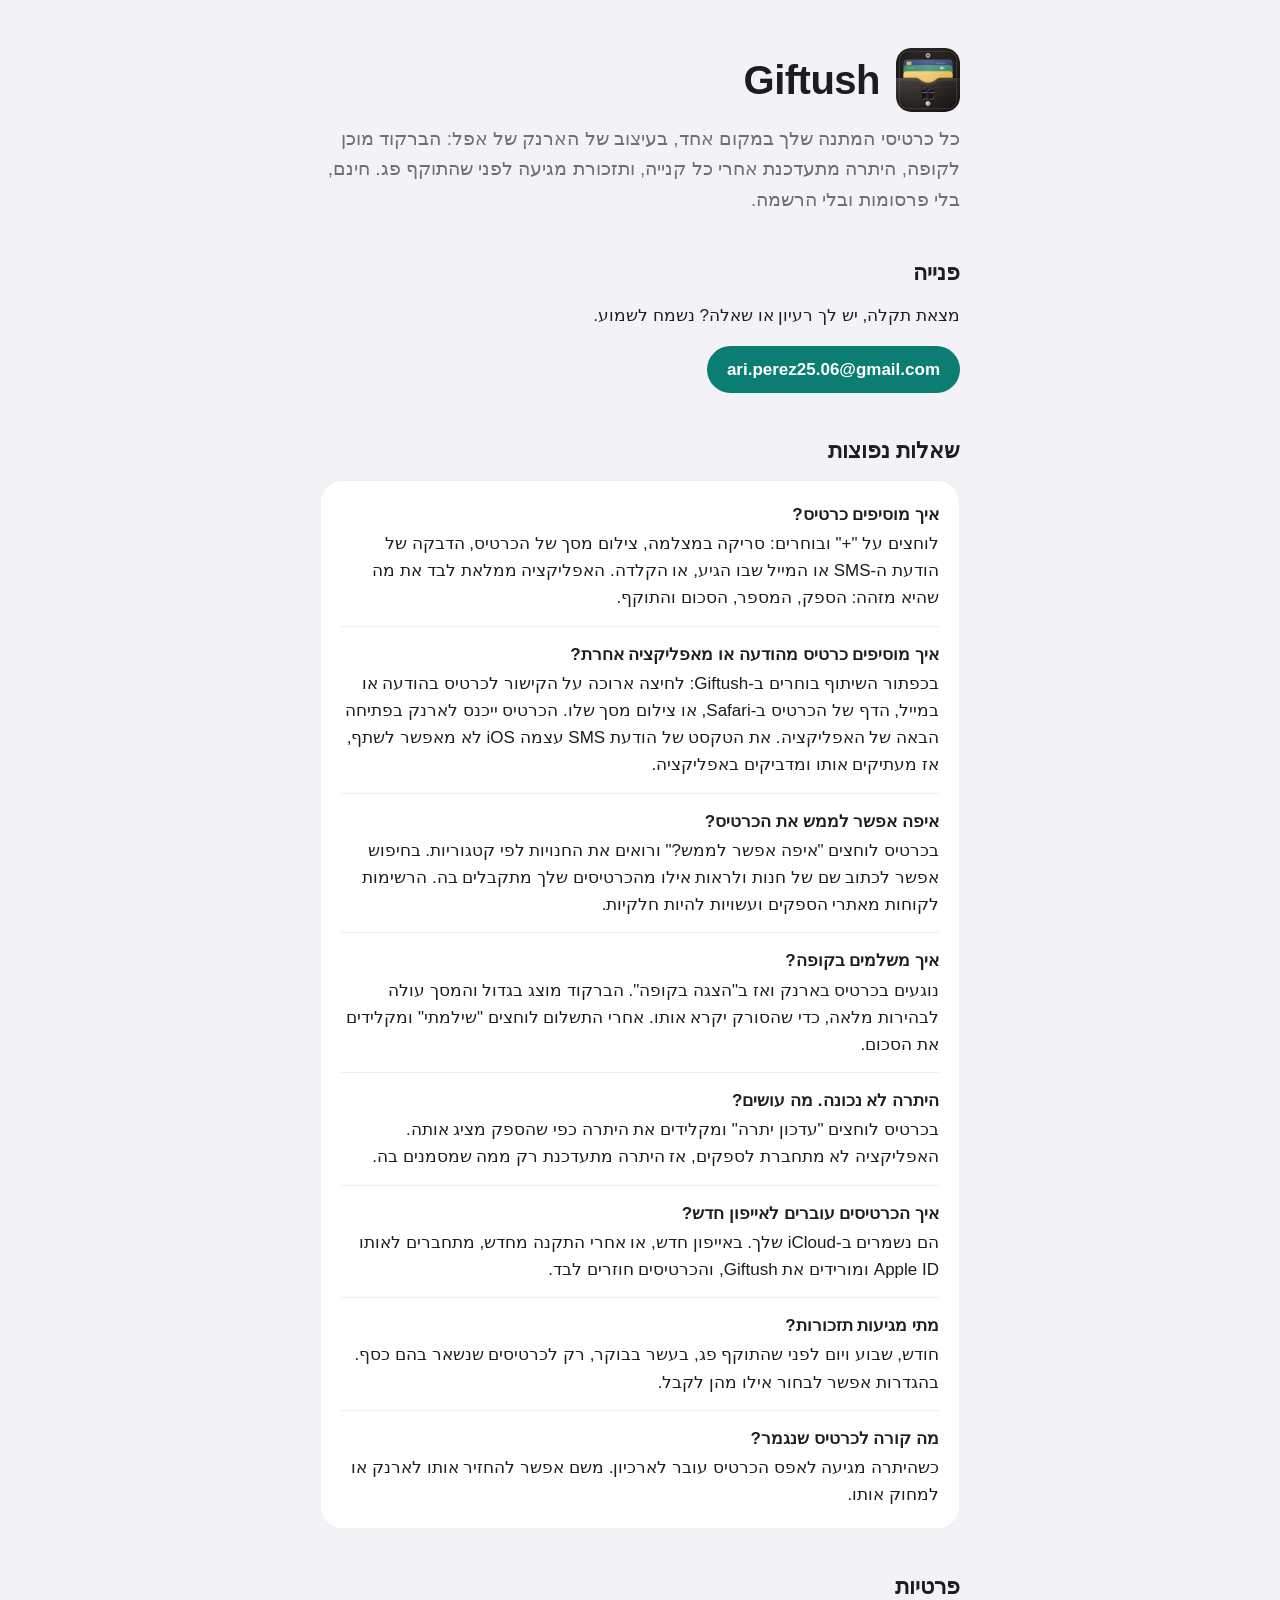
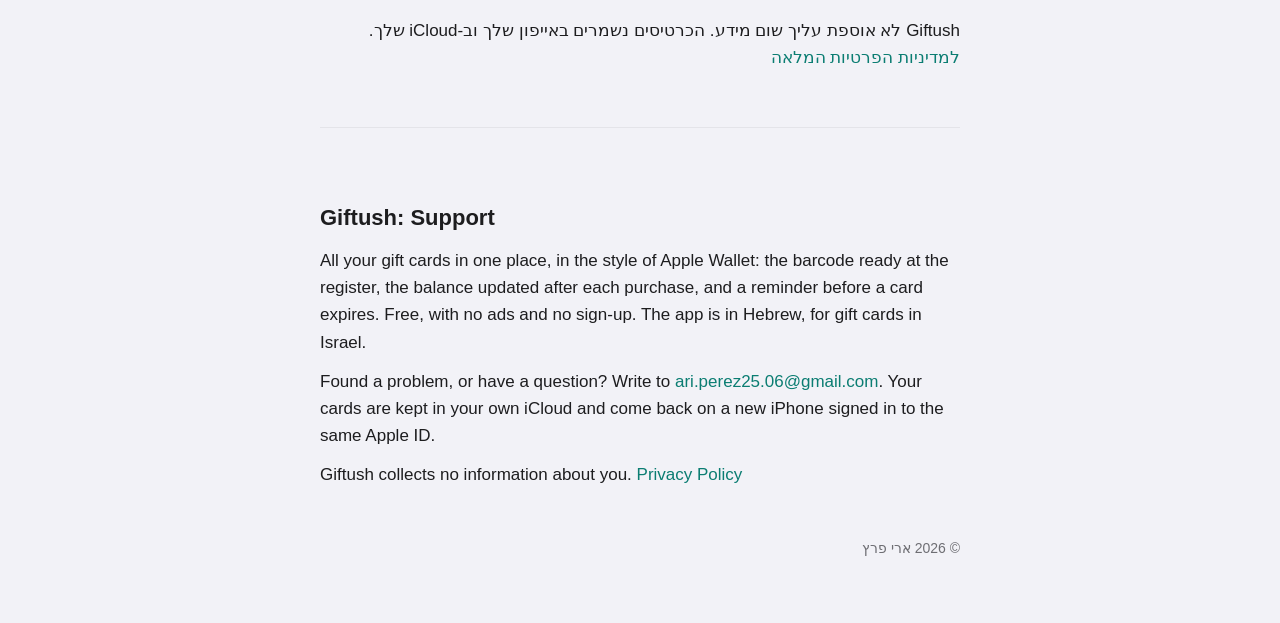
<file: index.html>
<!doctype html>
<html lang="he" dir="rtl">
<head>
  <meta charset="utf-8">
  <meta name="viewport" content="width=device-width, initial-scale=1">
  <title>Giftush · תמיכה</title>
  <meta name="description" content="Giftush: כל כרטיסי המתנה במקום אחד, באייפון. תמיכה ושאלות נפוצות.">
  <link rel="icon" href="icon.png">
  <link rel="stylesheet" href="style.css">
</head>
<body>
<main>
  <div class="brand"><img src="icon.png" alt=""><h1>Giftush</h1></div>
  <p class="lead">כל כרטיסי המתנה שלך במקום אחד, בעיצוב של הארנק של אפל: הברקוד מוכן לקופה, היתרה מתעדכנת אחרי כל קנייה, ותזכורת מגיעה לפני שהתוקף פג. חינם, בלי פרסומות ובלי הרשמה.</p>

  <h2>פנייה</h2>
  <p>מצאת תקלה, יש לך רעיון או שאלה? נשמח לשמוע.</p>
  <p><a class="mail" href="mailto:ari.perez25.06@gmail.com">ari.perez25.06@gmail.com</a></p>

  <h2>שאלות נפוצות</h2>
  <div class="card">
    <div><strong>איך מוסיפים כרטיס?</strong>לוחצים על "+" ובוחרים: סריקה במצלמה, צילום מסך של הכרטיס, הדבקה של הודעת ה-SMS או המייל שבו הגיע, או הקלדה. האפליקציה ממלאת לבד את מה שהיא מזהה: הספק, המספר, הסכום והתוקף.</div>
    <div><strong>איך מוסיפים כרטיס מהודעה או מאפליקציה אחרת?</strong>בכפתור השיתוף בוחרים ב-Giftush: לחיצה ארוכה על הקישור לכרטיס בהודעה או במייל, הדף של הכרטיס ב-Safari, או צילום מסך שלו. הכרטיס ייכנס לארנק בפתיחה הבאה של האפליקציה. את הטקסט של הודעת SMS עצמה iOS לא מאפשר לשתף, אז מעתיקים אותו ומדביקים באפליקציה.</div>
    <div><strong>איפה אפשר לממש את הכרטיס?</strong>בכרטיס לוחצים "איפה אפשר לממש?" ורואים את החנויות לפי קטגוריות. בחיפוש אפשר לכתוב שם של חנות ולראות אילו מהכרטיסים שלך מתקבלים בה. הרשימות לקוחות מאתרי הספקים ועשויות להיות חלקיות.</div>
    <div><strong>איך משלמים בקופה?</strong>נוגעים בכרטיס בארנק ואז ב"הצגה בקופה". הברקוד מוצג בגדול והמסך עולה לבהירות מלאה, כדי שהסורק יקרא אותו. אחרי התשלום לוחצים "שילמתי" ומקלידים את הסכום.</div>
    <div><strong>היתרה לא נכונה. מה עושים?</strong>בכרטיס לוחצים "עדכון יתרה" ומקלידים את היתרה כפי שהספק מציג אותה. האפליקציה לא מתחברת לספקים, אז היתרה מתעדכנת רק ממה שמסמנים בה.</div>
    <div><strong>איך הכרטיסים עוברים לאייפון חדש?</strong>הם נשמרים ב-iCloud שלך. באייפון חדש, או אחרי התקנה מחדש, מתחברים לאותו Apple ID ומורידים את Giftush, והכרטיסים חוזרים לבד.</div>
    <div><strong>מתי מגיעות תזכורות?</strong>חודש, שבוע ויום לפני שהתוקף פג, בעשר בבוקר, רק לכרטיסים שנשאר בהם כסף. בהגדרות אפשר לבחור אילו מהן לקבל.</div>
    <div><strong>מה קורה לכרטיס שנגמר?</strong>כשהיתרה מגיעה לאפס הכרטיס עובר לארכיון. משם אפשר להחזיר אותו לארנק או למחוק אותו.</div>
  </div>

  <h2>פרטיות</h2>
  <p>Giftush לא אוספת עליך שום מידע. הכרטיסים נשמרים באייפון שלך וב-iCloud שלך. <a href="privacy.html">למדיניות הפרטיות המלאה</a></p>

  <section class="english" dir="ltr" lang="en">
    <h2>Giftush: Support</h2>
    <p>All your gift cards in one place, in the style of Apple Wallet: the barcode ready at the register, the balance updated after each purchase, and a reminder before a card expires. Free, with no ads and no sign-up. The app is in Hebrew, for gift cards in Israel.</p>
    <p>Found a problem, or have a question? Write to <a href="mailto:ari.perez25.06@gmail.com">ari.perez25.06@gmail.com</a>. Your cards are kept in your own iCloud and come back on a new iPhone signed in to the same Apple ID.</p>
    <p>Giftush collects no information about you. <a href="privacy.html">Privacy Policy</a></p>
  </section>

  <footer>© 2026 ארי פרץ</footer>
</main>
</body>
</html>
</file>
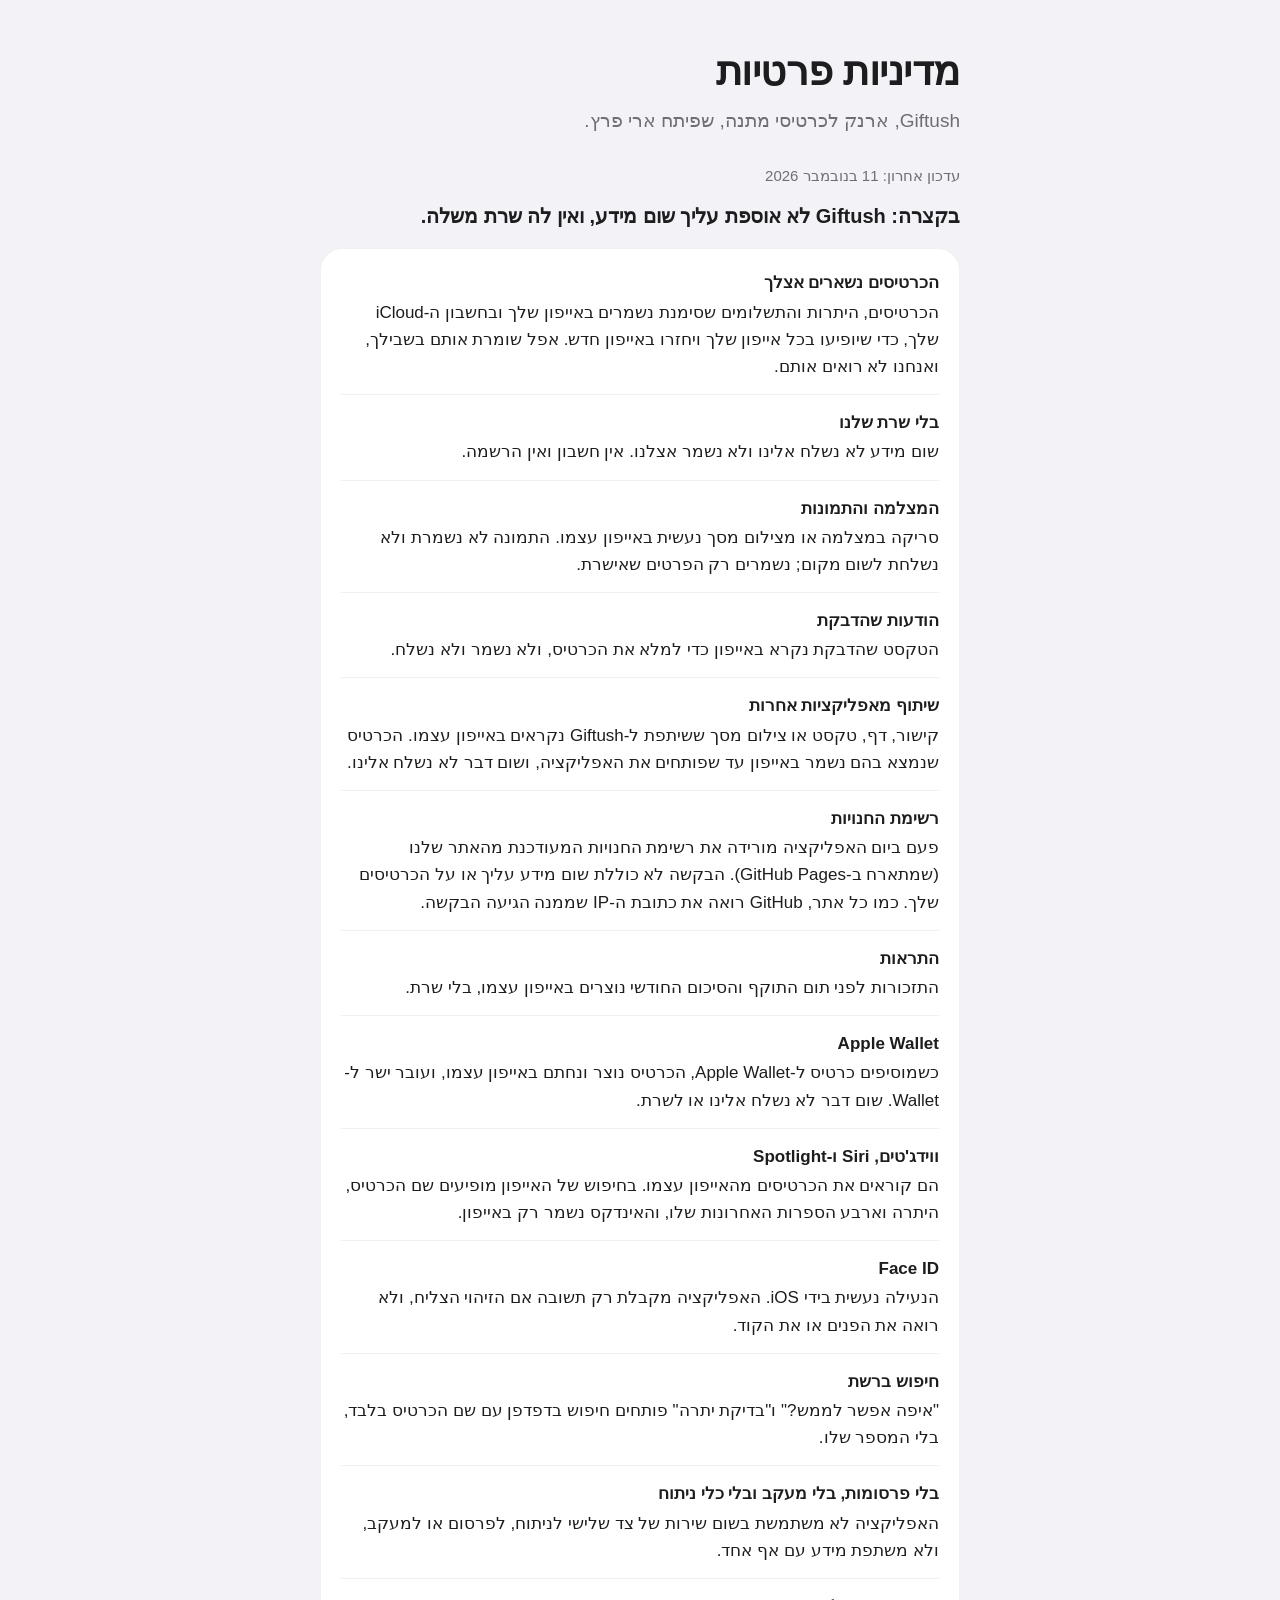
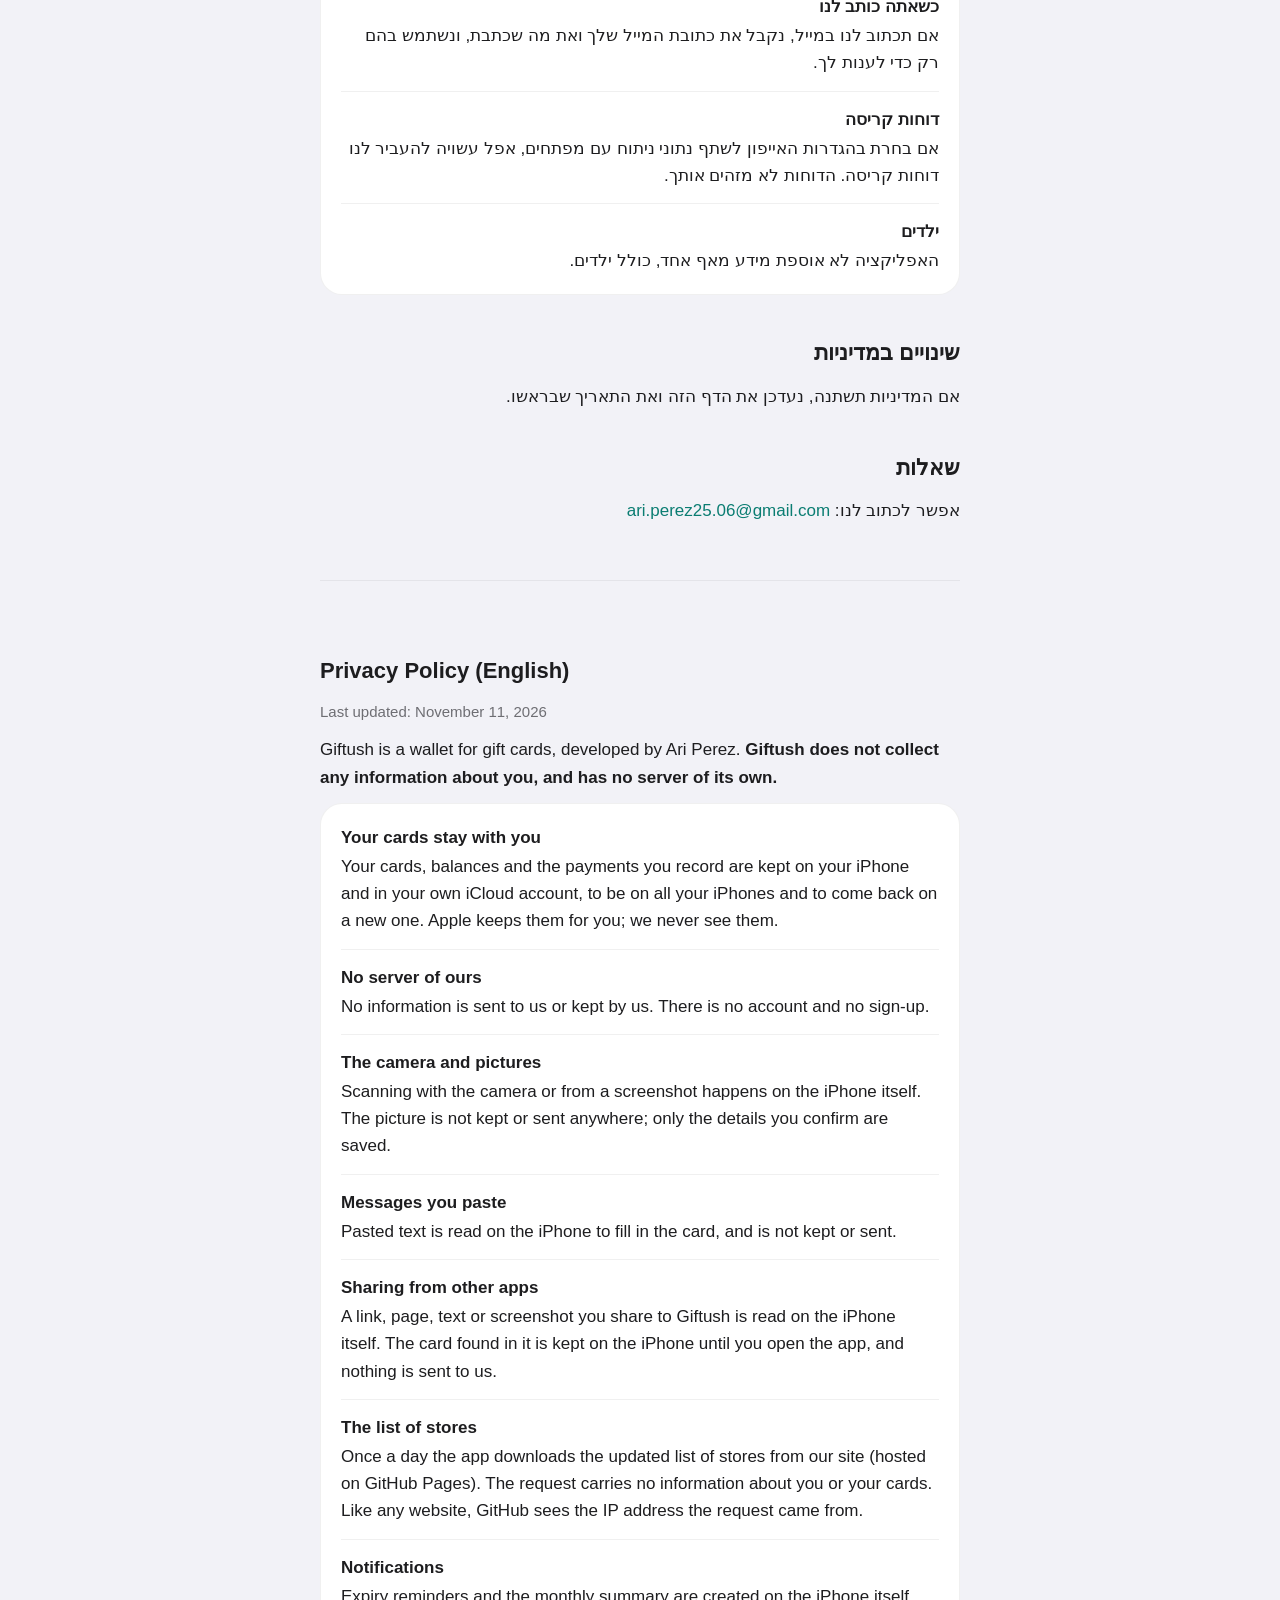
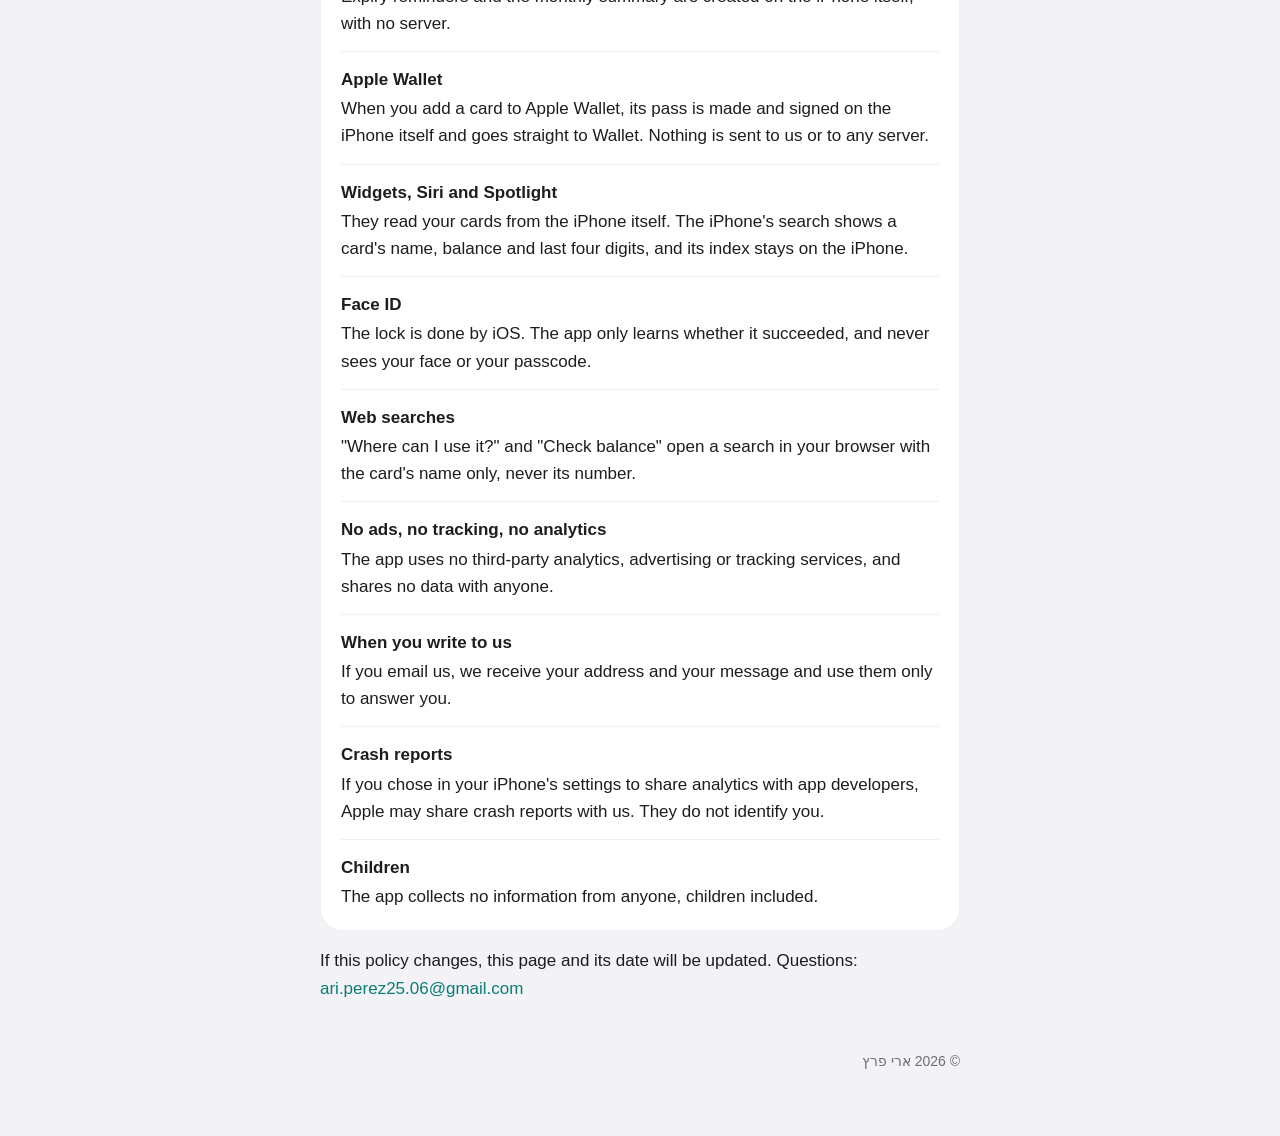
<file: privacy.html>
<!doctype html>
<html lang="he" dir="rtl">
<head>
  <meta charset="utf-8">
  <meta name="viewport" content="width=device-width, initial-scale=1">
  <title>Giftush · מדיניות פרטיות</title>
  <meta name="description" content="מדיניות הפרטיות של Giftush: האפליקציה לא אוספת שום מידע אישי.">
  <link rel="icon" href="icon.png">
  <link rel="stylesheet" href="style.css">
</head>
<body>
<main>
  <h1>מדיניות פרטיות</h1>
  <p class="lead">Giftush, ארנק לכרטיסי מתנה, שפיתח ארי פרץ.</p>
  <p class="updated">עדכון אחרון: 11 בנובמבר 2026</p>

  <p class="short">בקצרה: Giftush לא אוספת עליך שום מידע, ואין לה שרת משלה.</p>

  <div class="card">
    <div><strong>הכרטיסים נשארים אצלך</strong>הכרטיסים, היתרות והתשלומים שסימנת נשמרים באייפון שלך ובחשבון ה-iCloud שלך, כדי שיופיעו בכל אייפון שלך ויחזרו באייפון חדש. אפל שומרת אותם בשבילך, ואנחנו לא רואים אותם.</div>
    <div><strong>בלי שרת שלנו</strong>שום מידע לא נשלח אלינו ולא נשמר אצלנו. אין חשבון ואין הרשמה.</div>
    <div><strong>המצלמה והתמונות</strong>סריקה במצלמה או מצילום מסך נעשית באייפון עצמו. התמונה לא נשמרת ולא נשלחת לשום מקום; נשמרים רק הפרטים שאישרת.</div>
    <div><strong>הודעות שהדבקת</strong>הטקסט שהדבקת נקרא באייפון כדי למלא את הכרטיס, ולא נשמר ולא נשלח.</div>
    <div><strong>שיתוף מאפליקציות אחרות</strong>קישור, דף, טקסט או צילום מסך ששיתפת ל-Giftush נקראים באייפון עצמו. הכרטיס שנמצא בהם נשמר באייפון עד שפותחים את האפליקציה, ושום דבר לא נשלח אלינו.</div>
    <div><strong>רשימת החנויות</strong>פעם ביום האפליקציה מורידה את רשימת החנויות המעודכנת מהאתר שלנו (שמתארח ב-GitHub Pages). הבקשה לא כוללת שום מידע עליך או על הכרטיסים שלך. כמו כל אתר, GitHub רואה את כתובת ה-IP שממנה הגיעה הבקשה.</div>
    <div><strong>התראות</strong>התזכורות לפני תום התוקף והסיכום החודשי נוצרים באייפון עצמו, בלי שרת.</div>
    <div><strong>Apple Wallet</strong>כשמוסיפים כרטיס ל-Apple Wallet, הכרטיס נוצר ונחתם באייפון עצמו, ועובר ישר ל-Wallet. שום דבר לא נשלח אלינו או לשרת.</div>
    <div><strong>ווידג'טים, Siri ו-Spotlight</strong>הם קוראים את הכרטיסים מהאייפון עצמו. בחיפוש של האייפון מופיעים שם הכרטיס, היתרה וארבע הספרות האחרונות שלו, והאינדקס נשמר רק באייפון.</div>
    <div><strong>Face ID</strong>הנעילה נעשית בידי iOS. האפליקציה מקבלת רק תשובה אם הזיהוי הצליח, ולא רואה את הפנים או את הקוד.</div>
    <div><strong>חיפוש ברשת</strong>"איפה אפשר לממש?" ו"בדיקת יתרה" פותחים חיפוש בדפדפן עם שם הכרטיס בלבד, בלי המספר שלו.</div>
    <div><strong>בלי פרסומות, בלי מעקב ובלי כלי ניתוח</strong>האפליקציה לא משתמשת בשום שירות של צד שלישי לניתוח, לפרסום או למעקב, ולא משתפת מידע עם אף אחד.</div>
    <div><strong>כשאתה כותב לנו</strong>אם תכתוב לנו במייל, נקבל את כתובת המייל שלך ואת מה שכתבת, ונשתמש בהם רק כדי לענות לך.</div>
    <div><strong>דוחות קריסה</strong>אם בחרת בהגדרות האייפון לשתף נתוני ניתוח עם מפתחים, אפל עשויה להעביר לנו דוחות קריסה. הדוחות לא מזהים אותך.</div>
    <div><strong>ילדים</strong>האפליקציה לא אוספת מידע מאף אחד, כולל ילדים.</div>
  </div>

  <h2>שינויים במדיניות</h2>
  <p>אם המדיניות תשתנה, נעדכן את הדף הזה ואת התאריך שבראשו.</p>

  <h2>שאלות</h2>
  <p>אפשר לכתוב לנו: <a href="mailto:ari.perez25.06@gmail.com">ari.perez25.06@gmail.com</a></p>

  <section class="english" dir="ltr" lang="en">
    <h2>Privacy Policy (English)</h2>
    <p class="updated">Last updated: November 11, 2026</p>
    <p>Giftush is a wallet for gift cards, developed by Ari Perez. <strong>Giftush does not collect any information about you, and has no server of its own.</strong></p>
    <div class="card">
      <div><strong>Your cards stay with you</strong>Your cards, balances and the payments you record are kept on your iPhone and in your own iCloud account, to be on all your iPhones and to come back on a new one. Apple keeps them for you; we never see them.</div>
      <div><strong>No server of ours</strong>No information is sent to us or kept by us. There is no account and no sign-up.</div>
      <div><strong>The camera and pictures</strong>Scanning with the camera or from a screenshot happens on the iPhone itself. The picture is not kept or sent anywhere; only the details you confirm are saved.</div>
      <div><strong>Messages you paste</strong>Pasted text is read on the iPhone to fill in the card, and is not kept or sent.</div>
      <div><strong>Sharing from other apps</strong>A link, page, text or screenshot you share to Giftush is read on the iPhone itself. The card found in it is kept on the iPhone until you open the app, and nothing is sent to us.</div>
      <div><strong>The list of stores</strong>Once a day the app downloads the updated list of stores from our site (hosted on GitHub Pages). The request carries no information about you or your cards. Like any website, GitHub sees the IP address the request came from.</div>
      <div><strong>Notifications</strong>Expiry reminders and the monthly summary are created on the iPhone itself, with no server.</div>
      <div><strong>Apple Wallet</strong>When you add a card to Apple Wallet, its pass is made and signed on the iPhone itself and goes straight to Wallet. Nothing is sent to us or to any server.</div>
      <div><strong>Widgets, Siri and Spotlight</strong>They read your cards from the iPhone itself. The iPhone's search shows a card's name, balance and last four digits, and its index stays on the iPhone.</div>
      <div><strong>Face ID</strong>The lock is done by iOS. The app only learns whether it succeeded, and never sees your face or your passcode.</div>
      <div><strong>Web searches</strong>"Where can I use it?" and "Check balance" open a search in your browser with the card's name only, never its number.</div>
      <div><strong>No ads, no tracking, no analytics</strong>The app uses no third-party analytics, advertising or tracking services, and shares no data with anyone.</div>
      <div><strong>When you write to us</strong>If you email us, we receive your address and your message and use them only to answer you.</div>
      <div><strong>Crash reports</strong>If you chose in your iPhone's settings to share analytics with app developers, Apple may share crash reports with us. They do not identify you.</div>
      <div><strong>Children</strong>The app collects no information from anyone, children included.</div>
    </div>
    <p style="margin-top: 16px">If this policy changes, this page and its date will be updated. Questions: <a href="mailto:ari.perez25.06@gmail.com">ari.perez25.06@gmail.com</a></p>
  </section>

  <footer>© 2026 ארי פרץ</footer>
</main>
</body>
</html>
</file>
<file: style.css>
/* The pages of Shifty: the iPhone's grouped background and cards, and the app's teal. */
:root {
  --paper: #f2f2f7;
  --ink: #1d1d1f;
  --soft: #6e6e73;
  --accent: #0b7d72;
  --on-accent: #ffffff;
  --card: #ffffff;
  --edge: rgba(0, 0, 0, 0.06);
  color-scheme: light dark;
}
@media (prefers-color-scheme: dark) {
  :root {
    --paper: #000000;
    --ink: #f5f5f7;
    --soft: #a1a1aa;
    --accent: #1bb3a3;
    --on-accent: #00241f;
    --card: #1c1c1e;
    --edge: rgba(255, 255, 255, 0.1);
  }
}
* { box-sizing: border-box; }
body {
  margin: 0;
  background: var(--paper);
  color: var(--ink);
  font: 17px/1.6 -apple-system, BlinkMacSystemFont, "Segoe UI", "Arial Hebrew", Arial, sans-serif;
  -webkit-font-smoothing: antialiased;
}
main { max-width: 680px; margin: 0 auto; padding: 48px 20px 64px; }
.brand { display: flex; align-items: center; gap: 16px; margin-bottom: 8px; }
.brand img { width: 64px; height: 64px; border-radius: 15px; }
h1 { font-size: 40px; line-height: 1.15; margin: 0; letter-spacing: -0.5px; }
h2 { font-size: 22px; margin: 40px 0 12px; }
p { margin: 0 0 12px; }
.lead { color: var(--soft); font-size: 19px; margin: 12px 0 28px; }
.updated { color: var(--soft); font-size: 15px; }
a { color: var(--accent); text-decoration: none; }
a:hover { text-decoration: underline; }
.card {
  background: var(--card);
  border: 1px solid var(--edge);
  border-radius: 22px;
  padding: 6px 20px;
}
.card > div { padding: 14px 0; border-top: 1px solid var(--edge); }
.card > div:first-child { border-top: 0; }
.card strong { display: block; margin-bottom: 2px; }
.short { font-size: 20px; font-weight: 600; margin: 0 0 16px; }
.mail { display: inline-block; margin-top: 4px; padding: 10px 20px; border-radius: 999px; background: var(--accent); color: var(--on-accent); font-weight: 600; }
.mail:hover { text-decoration: none; opacity: 0.92; }
.english { margin-top: 56px; padding-top: 32px; border-top: 1px solid var(--edge); }
footer { margin-top: 48px; color: var(--soft); font-size: 14px; }
</file>
